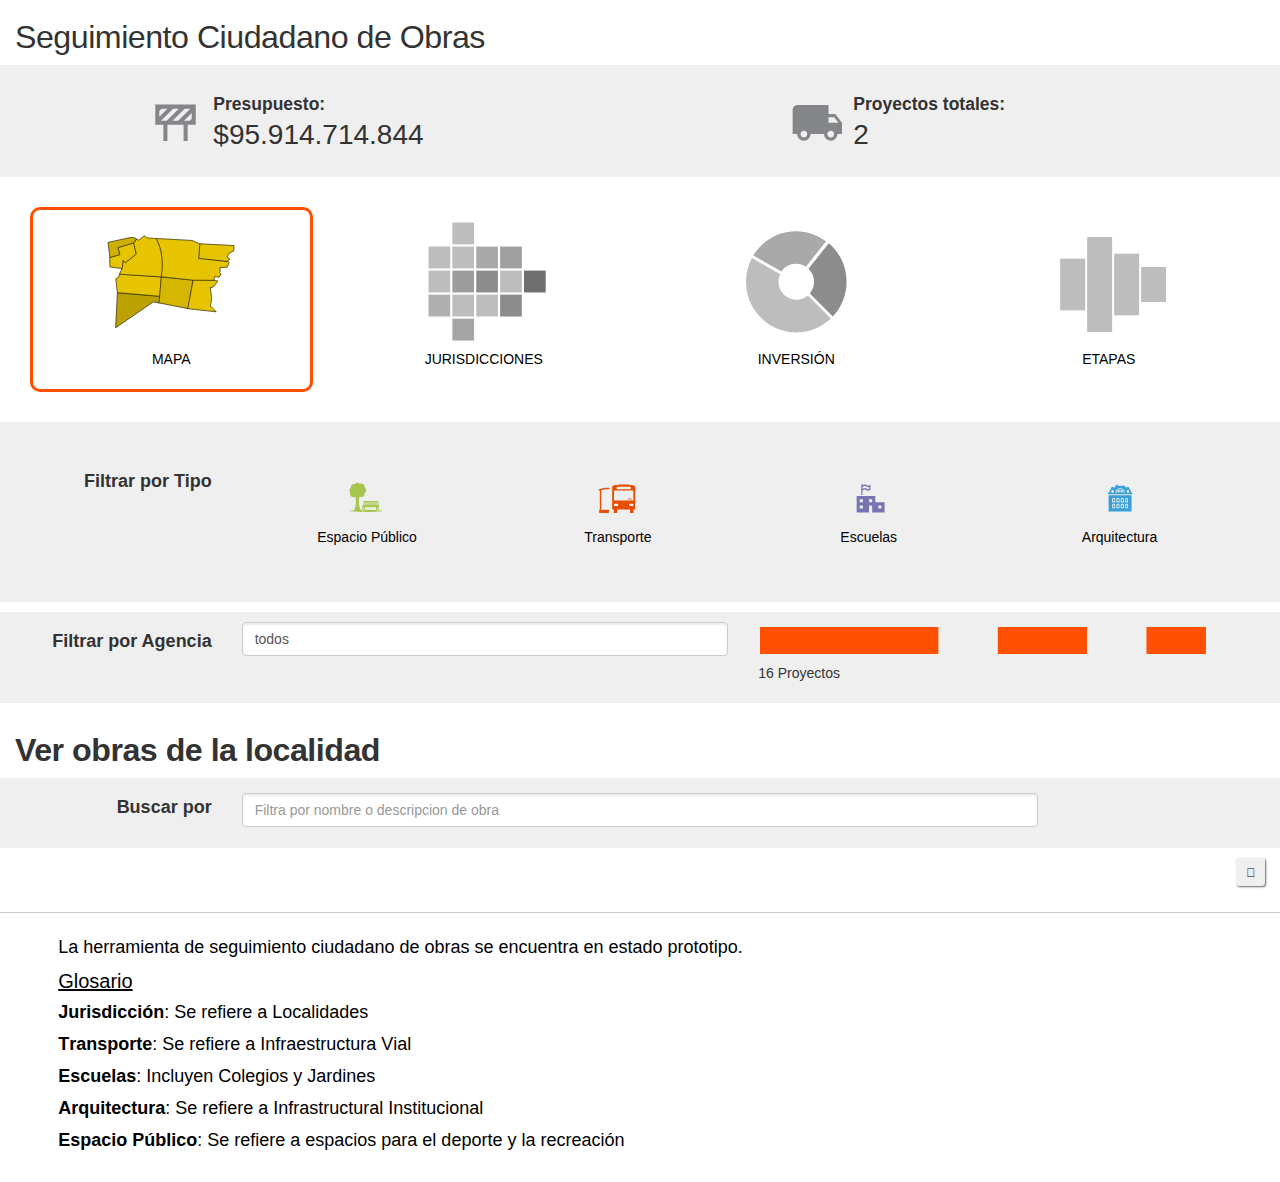
<file: app/app.html>
<!doctype html> <html> <head> <meta charset="utf-8"> <title>Explorador de obras del Ministerio de Desarrollo Urbano y Transporte</title> <meta name="description" content=""> <meta name="viewport" content="width=device-width"> <!-- Place favicon.ico and apple-touch-icon.png in the root directory --> <link rel="stylesheet" href="styles/vendor.fcb57bf8.css"> <link rel="stylesheet" href="styles/main.d4eebba7.css"> <style type="text/css"> p.p1 {margin: 0.0px 0.0px 0.0px 0.0px; font: 28.0px Helvetica; color: #000000; min-height: 34.0px}
        p.p2 {margin: 0.0px 0.0px 0.0px 57.7px; text-indent: 0.5px; font: 28.0px Helvetica; color: #000000}
        p.p3 {margin: 0.0px 0.0px 0.0px 0.0px; font: 16.0px 'Helvetica Neue'; color: #000000; min-height: 18.0px}
        p.p4 {margin: 0.0px 0.0px 0.0px 58.0px; text-indent: 0.2px; font: 18.0px 'Helvetica Neue'; color: #000000}
        p.p5 {margin: 0.0px 0.0px 0.0px 58.0px; text-indent: 0.2px; font: 11.0px 'Helvetica Neue'; color: #000000; min-height: 12.0px}
        p.p6 {margin: 0.0px 0.0px 0.0px 58.0px; text-indent: 0.2px; font: 20.0px 'Helvetica Neue'; color: #000000; min-height: 32.0px}
        p.p7 {margin: 0.0px 0.0px 0.0px 58.0px; text-indent: 0.2px; font: 18.0px 'Helvetica Neue'; color: #000000; min-height: 32.0px}
        span.s1 {font-kerning: none}
        span.s2 {text-decoration: underline ; font-kerning: none} </style> </head> <body ng-app="obrasMduytApp"> <div class="container-fluid"> <div ng-view=""></div> </div> <script src="scripts/vendor.f8bd420b.js"></script> <script src="config.js"></script> <script src="scripts/scripts.b6e880fd.js"></script> <hr> <p class="p4"><span class="s1">La herramienta de seguimiento ciudadano de obras se encuentra en estado prototipo.<span class="Apple-converted-space"> </span></span></p> <p class="p5"><span class="s1"></span><br></p> <p class="p6"><span class="s2">Glosario</span></p> <p class="p7"><span class="s1"><b>Jurisdicción</b>: Se refiere a Localidades</span></p> <p class="p7"><span class="s1"><b>Transporte</b>: Se refiere a Infraestructura Vial</span></p> <p class="p7"><span class="s1"><b>Escuelas</b>: Incluyen Colegios y Jardines</span></p> <p class="p7"><span class="s1"><b>Arquitectura</b>: Se refiere a Infrastructural Institucional</span></p> <p class="p7"><span class="s1"><b>Espacio Público</b>: Se refiere a espacios para el deporte y la recreación</span></p> <br> </body> </html>
</file>
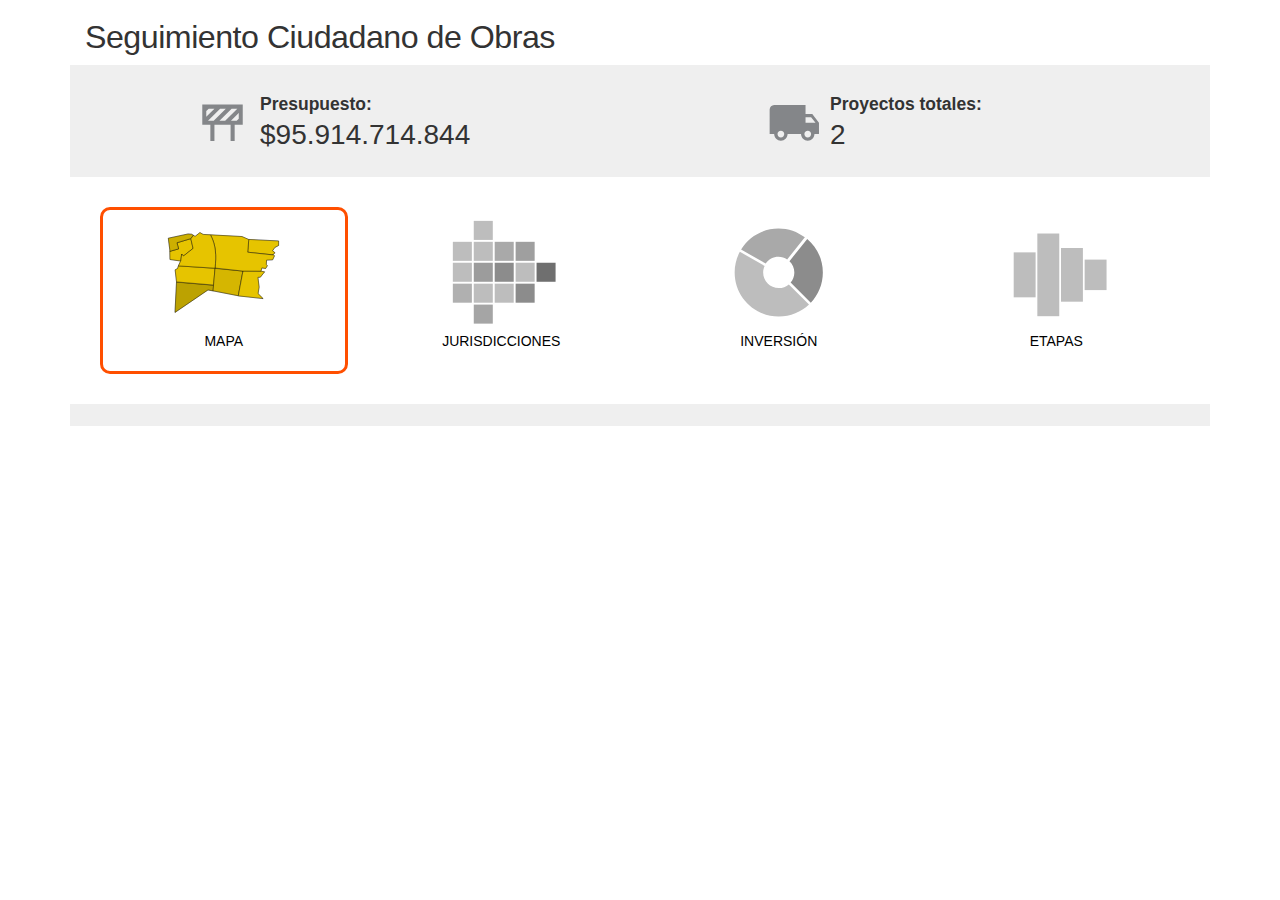
<file: app/demo-home.html>
<!doctype html> <html> <head> <meta charset="utf-8"> <title>Explorador de obras del Ministerio de Desarrollo Urbano y Transporte</title> <meta name="description" content=""> <meta name="viewport" content="width=device-width"> <!-- Place favicon.ico and apple-touch-icon.png in the root directory --> <link rel="stylesheet" href="styles/vendor.fcb57bf8.css"> <link rel="stylesheet" href="styles/main.d4eebba7.css"> <style type="text/css"> </style> </head> <body> <!-- CONTENIDO --> <div class="container"> <div id="obras-embed" data-pym-src="app.html"></div> <script src="scripts/pym.demo.6f3f3d06.js"></script> </div> </body> </html>
</file>
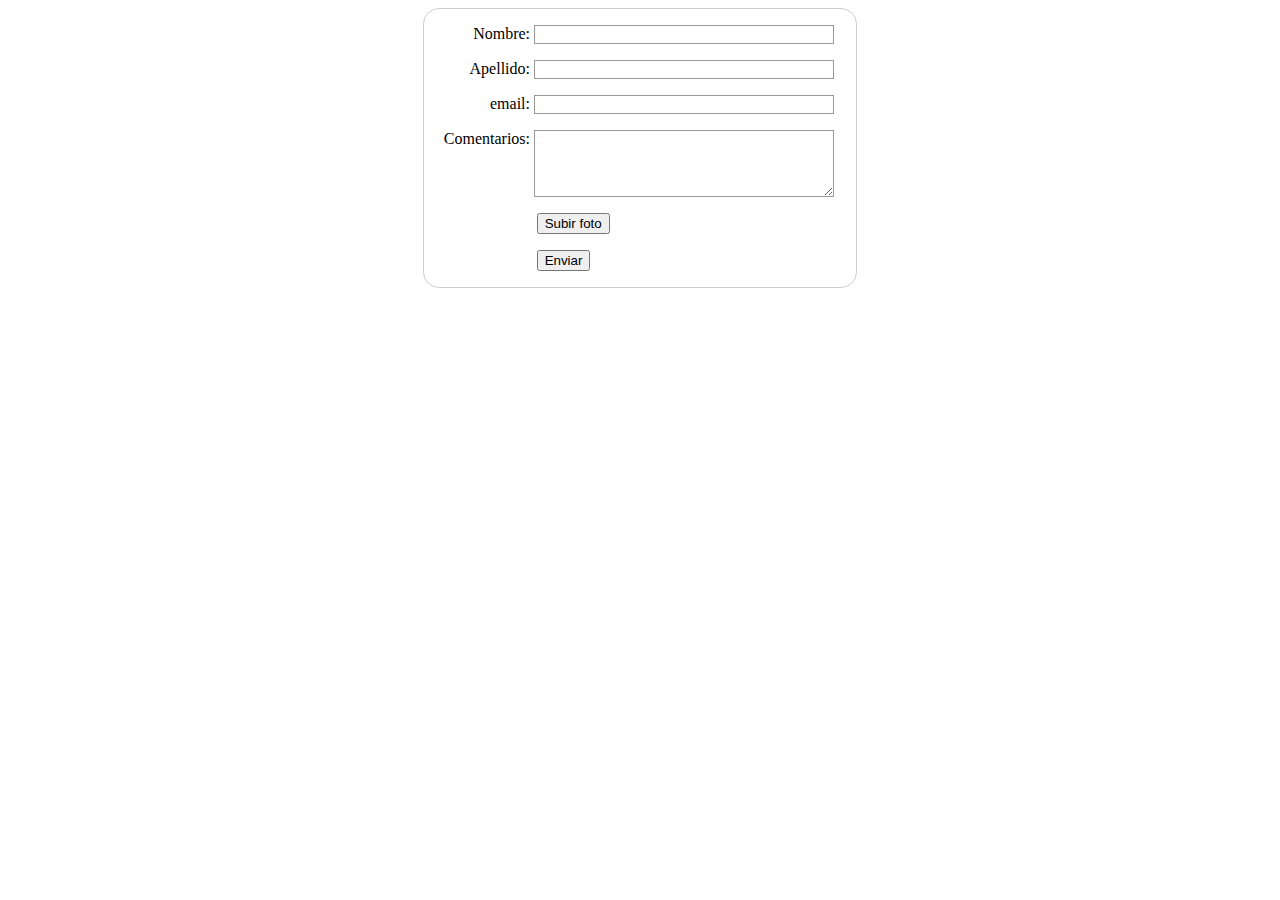
<file: app/form.html>
<!DOCTYPE html>
<html>

<head>
    <meta charset="utf-8">
    <title>From to send feedback</title>
    <style>
      form {
        /* Just to center the form on the page */
        margin: 0 auto;
        width: 400px;
        /* To see the outline of the form */
        padding: 1em;
        border: 1px solid #CCC;
        border-radius: 1em;
      }
      form div + div {
        margin-top: 1em;
      }
      label {
        /* To make sure that all labels have the same size and are properly aligned */
        display: inline-block;
        width: 90px;
        text-align: right;
      }
      input, textarea {
        /* To make sure that all text fields have the same font settings By default, textareas have a monospace font */
        font: Arial;
        /* To give the same size to all text fields */
        width: 300px;
        box-sizing: border-box; /* To harmonize the look & feel of text field border */
        border: 1px solid #999;
      }
      input:focus, textarea:focus {
        /* To give a little highlight on active elements */
        border-color: #000;
      }
      textarea {
        /* To properly align multiline text fields with their labels */
        vertical-align: top;
        /* To give enough room to type some text */
        height: 5em;
      }
      .button {
        /* To position the buttons to the same position of the text fields */
        padding-left: 90px;
        /* same size as the label elements */
      }
      button {
        /* This extra margin represent roughly the same space as the space between the labels and their text fields */
        margin-left: .5em;
      }
    </style>
</head>

<body>
    <form action="/my-handling-form-page" method="post">
        <div>
          <label for="name">Nombre:</label> <input type="text" id="name" name="user_name">
        </div>

        <div>
          <label for="name">Apellido:</label> <input type="text" id="name" name="user_name">
        </div>
        <div>
          <label for="mail">email:</label> <input type="email" id="mail" name="user_mail">
        </div>
        <div>
          <label for="msg">Comentarios:</label> <textarea id="msg" name="user_message"></textarea>
        </div>
        <div class="button">
          <button type="submit">Subir foto</button>
        </div>
        <div class="button">
          <button type="submit">Enviar</button>
        </div>
    </form>
</body>

</html>
</file>
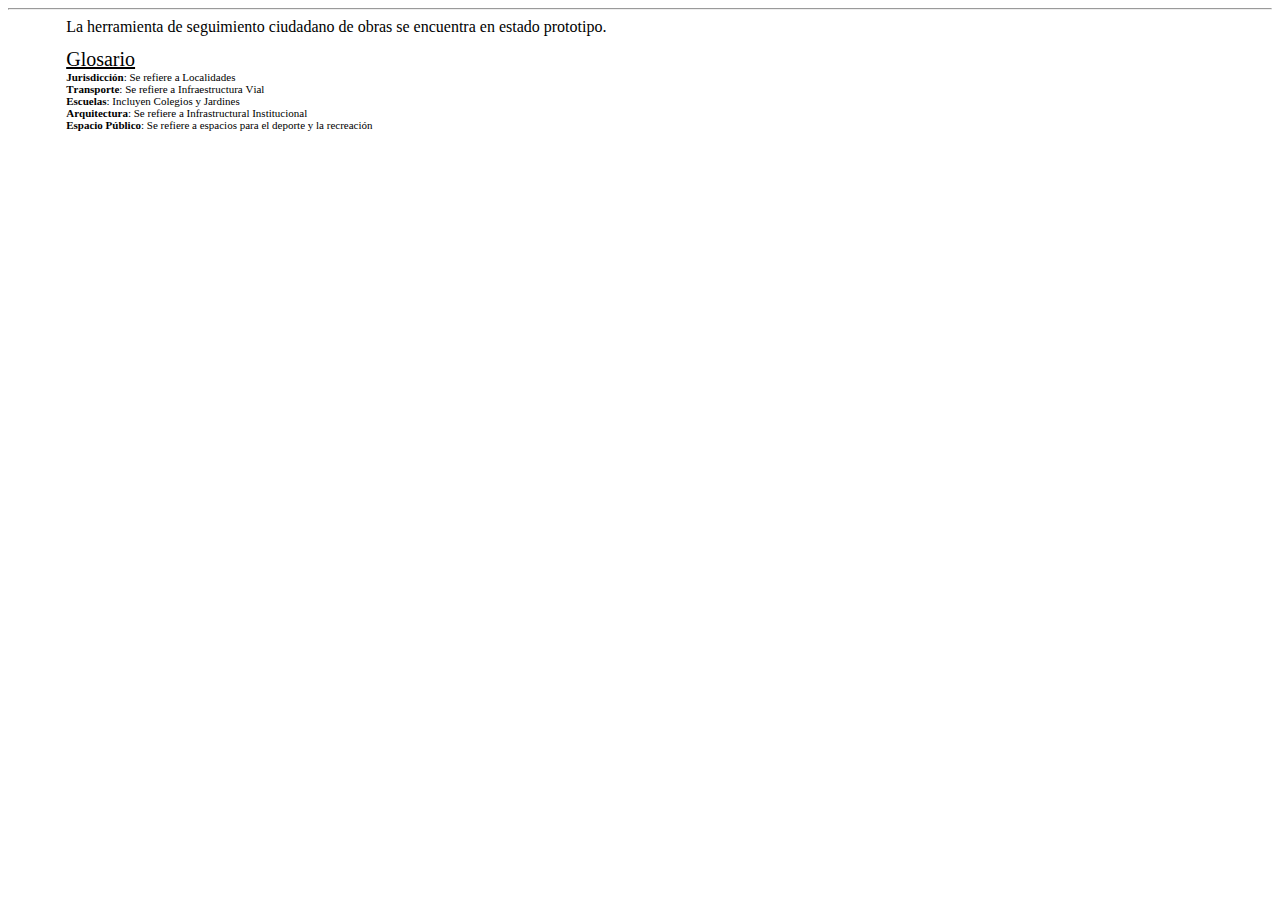
<file: app/glosario.html>
<!DOCTYPE html PUBLIC "-//W3C//DTD HTML 4.01//EN" "http://www.w3.org/TR/html4/strict.dtd"> <html> <head> <meta http-equiv="Content-Type" content="text/html; charset=utf-8"> <meta http-equiv="Content-Style-Type" content="text/css"> <title></title> <meta name="Generator" content="Cocoa HTML Writer"> <meta name="CocoaVersion" content="1894.1"> <style type="text/css"> p.p1 {margin: 0.0px 0.0px 0.0px 0.0px; font: 28.0px Helvetica; color: #000000; min-height: 34.0px}
    p.p2 {margin: 0.0px 0.0px 0.0px 57.7px; text-indent: 0.5px; font: 28.0px Helvetica; color: #000000}
    p.p3 {margin: 0.0px 0.0px 0.0px 0.0px; font: 16.0px 'Helvetica Neue'; color: #000000; min-height: 18.0px}
    p.p4 {margin: 0.0px 0.0px 0.0px 58.0px; text-indent: 0.2px; font: 16.0px 'Helvetica Neue'; color: #000000}
    p.p5 {margin: 0.0px 0.0px 0.0px 58.0px; text-indent: 0.2px; font: 11.0px 'Helvetica Neue'; color: #000000; min-height: 12.0px}
    p.p6 {margin: 0.0px 0.0px 0.0px 58.0px; text-indent: 0.2px; font: 20.0px 'Helvetica Neue'; color: #000000}
    p.p7 {margin: 0.0px 0.0px 0.0px 58.0px; text-indent: 0.2px; font: 11.0px 'Helvetica Neue'; color: #000000}
    span.s1 {font-kerning: none}
    span.s2 {text-decoration: underline ; font-kerning: none} </style> </head> <body> <hr> <p class="p4"><span class="s1">La herramienta de seguimiento ciudadano de obras se encuentra en estado prototipo.<span class="Apple-converted-space"> </span></span></p> <p class="p5"><span class="s1"></span><br></p> <p class="p6"><span class="s2">Glosario</span></p> <p class="p7"><span class="s1"><b>Jurisdicción</b>: Se refiere a Localidades</span></p> <p class="p7"><span class="s1"><b>Transporte</b>: Se refiere a Infraestructura Vial</span></p> <p class="p7"><span class="s1"><b>Escuelas</b>: Incluyen Colegios y Jardines</span></p> <p class="p7"><span class="s1"><b>Arquitectura</b>: Se refiere a Infrastructural Institucional</span></p> <p class="p7"><span class="s1"><b>Espacio Público</b>: Se refiere a espacios para el deporte y la recreación</span></p> <br> </body> </html>
</file>
<file: app/styles/main.d4eebba7.css>
#selector-home .selector a span,.btn-orange{text-transform:uppercase;text-decoration:none}.ng-table th{text-align:center;-webkit-touch-callout:none;-webkit-user-select:none;-moz-user-select:none;-ms-user-select:none;user-select:none}.ng-table th.sortable{cursor:pointer}.ng-table th.sortable .sort-indicator{padding-right:18px;position:relative}.ng-table th.sortable .sort-indicator:after,.ng-table th.sortable .sort-indicator:before{content:"";border-width:0 4px 4px;border-style:solid;border-color:#000 transparent;visibility:visible;right:5px;top:50%;position:absolute;opacity:.3;margin-top:-4px}.ng-table th.sortable .sort-indicator:before,.ng-table th.sortable.sort-desc .sort-indicator:after{border-bottom:none;border-left:4px solid transparent;border-right:4px solid transparent;border-top:4px solid #000}.ng-table th.sortable .sort-indicator:before{margin-top:2px}.ng-table th.sortable .sort-indicator:hover:after,.ng-table th.sortable .sort-indicator:hover:before{opacity:1;visibility:visible}.ng-table th.sortable.sort-asc,.ng-table th.sortable.sort-desc{background-color:rgba(141,192,219,.25);text-shadow:0 1px 1px hsla(0,0%,100%,.75)}body,html{background-color:#fff}.ng-table th.sortable.sort-asc .sort-indicator:after,.ng-table th.sortable.sort-desc .sort-indicator:after{margin-top:-2px}.ng-table th.sortable.sort-asc .sort-indicator:before,.ng-table th.sortable.sort-desc .sort-indicator:before{visibility:hidden}.ng-table th.sortable.sort-asc .sort-indicator:after,.ng-table th.sortable.sort-asc .sort-indicator:hover:after,.ng-table th.sortable.sort-desc .sort-indicator:after{visibility:visible;filter:alpha(opacity=60);-khtml-opacity:.6;-moz-opacity:.6;opacity:.6}.ng-table th.sortable.sort-desc .sort-indicator:after{box-shadow:none}.ng-table th.filter .input-filter{margin:0;display:block;width:100%;min-height:30px;box-sizing:border-box}.ng-table .ng-table-group-header th{text-align:left}.ng-table .ng-table-group-selector{display:block}.ng-table .ng-table-group-close,.ng-table .ng-table-group-toggle{float:right}.ng-table .ng-table-group-toggle{margin-right:5px}@media only screen and (max-width:800px){.ng-table-responsive{border-bottom:1px solid #999}.ng-table-responsive tr{border-top:1px solid #999;border-left:1px solid #999;border-right:1px solid #999}.ng-table-responsive td:before{position:absolute;padding:8px;left:0;top:0;width:50%;white-space:nowrap;text-align:left;font-weight:700;content:attr(data-title-text)}.ng-table-responsive thead tr th{text-align:left}.ng-table-responsive thead tr.ng-table-filters th{padding:0}.ng-table-responsive thead tr.ng-table-filters th form>div{padding:8px}.ng-table-responsive td{border:none;border-bottom:1px solid #eee;position:relative;padding-left:50%;white-space:normal;text-align:left}.ng-table-responsive,.ng-table-responsive tbody,.ng-table-responsive td,.ng-table-responsive th,.ng-table-responsive thead,.ng-table-responsive tr{display:block}}.ng-table-pagination{margin-top:0}.filter:after,.filter:before,.ng-table-group-selector:after,.ng-table-group-selector:before{display:table;content:" "}.filter:after,.ng-table-group-selector:after{clear:both}.filter>.filter-cell{float:left;box-sizing:border-box}.filter-horizontal>.filter-cell{padding:0 2px}.filter-horizontal>.filter-cell:first-child{padding-left:0}.filter-horizontal>.filter-cell.last,.filter-horizontal>.filter-cell:last-child{padding-right:0}.s12{width:100%}.s11{width:91.66666666666666%}.s10{width:83.33333333333334%}.s9{width:75%}.s8{width:66.66666666666666%}.s7{width:58.333333333333336%}.s6{width:50%}.s5{width:41.66666666666667%}.s4{width:33.33333333333333%}.s3{width:25%}.s2{width:16.666666666666664%}.s1{width:8.333333333333332%}@media all and (max-width:468px){.s1,.s10,.s11,.s12,.s2,.s3,.s4,.s5,.s6,.s7,.s8,.s9{width:100%}.filter>.filter-cell{padding:0}}body{font-family:Arial,sans-serif}#stats-home h5,h4{font-family:Arial,sans-serif!important}#stats-home{background-color:#efefef;padding:20px 0}#stats-home .col-custom-1-5{padding:0 15px;width:20%;float:left;position:relative}#stats-home .col-custom-2-5{width:40%;padding:0 15px;float:left;position:relative}#area-responsable-chart,#tipo-chart{padding-top:10px}#stats-home h5{margin-bottom:0;font-size:.8em}#stats-home .icon-container{padding-right:0;padding-left:0;text-align:right}#stats-home .icon-container img{max-width:75px}#stats-home .value-container{padding-left:0;display:flex;flex-direction:column;align-items:flex-start;justify-content:flex-end}#stats-home span.value{display:block;font-family:Arial,sans-serif;font-size:1.2em;font-weight:400}#selector-home{margin:30px 0}#selector-home .selector img{filter:grayscale(100%);width:50%}#selector-home .selector a{border:3px solid #fff;border-radius:10px;display:block;cursor:pointer;text-align:center;text-decoration:none}#selector-home .selector a span{text-align:center;display:block;width:100%;font-family:Arial,sans-serif;color:#000;margin-bottom:20px}#area-responsable-chart #areas,.chart-item{margin-bottom:10px}#selector-home .selectorSelected a{border:3px solid #FF4F00}#selector-home .selectorSelected img{filter:none}#tipo-chart-container{display:flex;justify-content:space-around;flex-wrap:wrap;align-items:center}#tipo-chart-container .tipo-group{transition:background-color .5s ease;float:left;width:120px;text-align:center;padding:10px;height:110px}#tipo-chart-container .tipo-group .tipo-container{text-decoration:none;cursor:pointer;background-color:transparent}#tipo-chart-container .tipo-group.selected{background-color:#FF4F00}#tipo-chart-container .tipo-group .tipo-text{text-decoration:none;color:#000}#area-responsable-chart #mini-chart{margin-top:5px}#area-responsable-chart .main-group .area-rect{fill:#ccc;transition:fill .5s ease}#area-responsable-chart .main-group .click-rect{fill:#FF4F00;transition:fill-opacity .5s ease;fill-opacity:0}#area-responsable-chart .main-group .click-rect:hover{fill-opacity:1}#area-responsable-chart #mini-chart.all .area-rect,#area-responsable-chart .main-group .area-rect.selected{fill:#FF4F00}#home-chart-container path.comunas-item,#home-chart-container path.map-item,#home-chart-container path.montos-item{fill:#eee;stroke:#fff;stroke-width:3px;cursor:pointer}#home-chart-container path.comunas-item:hover,#home-chart-container path.map-item:hover,#home-chart-container path.montos-item:hover{fill:#e3e3e3;cursor:zoom-in}#home-chart-container path.comunas-item.active,#home-chart-container path.map-item.active,#home-chart-container path.montos-item.active{fill:#e3e3e3;cursor:zoom-out}#home-chart-container circle.obra,.dropdown-menu a{cursor:pointer}#home-chart-container text.map-text{fill:#fff;font-family:Arial,sans-serif;font-size:40px;pointer-events:none}.chart-item{background-color:#efefef;padding:30px 20px 10px}.chart-item h4{text-align:right;margin-bottom:20px;font-family:Arial,sans-serif!important}#tooltip-home-chart{position:absolute;background-color:#fff;box-shadow:2px 4px 11px 0 rgba(50,50,50,1);opacity:0;padding:0;margin:10px}#tooltip-home-chart #tooltip-logo-container{margin:10px;position:relative}#tooltip-home-chart #tooltip-logo-container .circle-bg{width:55px;height:55px;border-radius:50%;display:block}#tooltip-home-chart #tooltip-logo-container svg{position:absolute;top:1px;left:2px}#tooltip-home-chart .compromiso-row{margin-bottom:10px}span.label.label-primary.compromiso-row.destacada{background-color:#45debf}span.label.label-primary.compromiso-row.ba-elige{background-color:#ff5ac9}#tooltip-home-chart .btn{pointer-events:default}#buscador-table .lupita .ng-table-header{position:relative}#buscador-table .lupita .ng-table-header:after{display:inline-block;font-family:Arial;font-style:normal;font-weight:400;line-height:1;-webkit-font-smoothing:antialiased;-moz-osx-font-smoothing:grayscale;content:"\e003";position:absolute;top:3px;left:7px}.resultado-buscador{border-radius:0;background-color:#fff}.flex-direction-nav a{height:45px}#tooltip-home-chart .progress{background-color:#fff;background-image:none;border:2px solid #e3e3e3;box-shadow:none;margin:10px 20px;height:25px}#tooltip-home-chart .tooltip-text{padding:0 20px}#tooltip-home-chart .progress .desc{position:absolute;padding:0 5px}#tooltip-home-chart .progress .progress-bar{background-color:#e3e3e3;background-image:none}#tooltip-home-chart .btn-ver-mas{text-decoration:none;color:#000}#tooltip-home-chart .close{margin:10px;position:absolute;right:0;z-index:100}#tooltip-home-chart .progress i{float:right;margin-right:5px;margin-top:2px}#tooltip-home-chart .tooltip-img{margin-bottom:5px;min-height:100px;max-height:150px;background-color:#eee;overflow:hidden}#tooltip-home-chart span.title,.resultado-buscador span.title{display:block;font-size:12px}#tooltip-home-chart .tooltip-title{margin:10px 5px 10px 0}#tooltip-home-chart span.type{font-weight:700}#tooltip-home-chart span.main-title{font-size:14px;width:100%;display:block;margin-bottom:5px}#tooltip-home-chart span.desc,.resultado-buscador span.desc{display:block;font-weight:700;font-size:14px;margin-bottom:7px}#tooltip-home-chart .tooltip-map{min-height:90px;position:relative}#tooltip-home-chart .tooltip-map .tooltip-map-placeholder{background-color:#eee;min-height:86px;display:block}#tooltip-home-chart .tooltip-map .tooltip-map-loading{position:absolute;display:block;text-align:center;width:87%}.btn-home,.btn-home:hover{color:#333}#main-chart-container{position:relative}#home-chart-container line{stroke-width:1px}label.label-nav{font-weight:400;margin-top:6px}circle.selection-cicle{pointer-events:none}rect.comunas-item-frame,rect.etapas-item-frame,rect.montos-item-frame{fill:#eee;cursor:zoom-in}rect.comunas-item-frame:hover,rect.etapas-item-frame:hover,rect.montos-item-frame:hover{fill:#e3e3e3}rect.comunas-item-frame.active,rect.etapas-item-frame.active,rect.montos-item-frame.active{fill:#e3e3e3;cursor:zoom-out}#home-chart-container{width:100%}rect.click-rect{cursor:pointer}slick.slider-nav img{max-width:50%;text-align:center}div.obra .ficha-tecnica{background:#fff;border-radius:4px;position:relative;-ms-behavior:url(../bastrap3/pie.htc);box-shadow:none;box-shadow:0 0 4px #aaa;padding:1em}div.obra .ficha-tecnica strong{color:#000;font-size:.9em}div.obra .etapa{padding:3px}div.obra .ficha-tecnica p{margin:4px 0;color:#a9a9a9;font-size:.9em}div.obra .ficha-tecnica h4{color:grey;font-weight:lighter}div.obra .ficha-tecnica .fechas{font-size:.75em}div.obra .ficha-tecnica .fechas .up{font-weight:bolder;font-size:1.2em}div.obra .ficha-tecnica .fechas .right{text-align:right}div.obra .ficha-tecnica .progress{height:24px;margin-bottom:15px}div.obra .toolTip{position:absolute;display:none;width:auto;height:auto;background:#fff;border:0;border-radius:8px;box-shadow:-3px 3px 15px #888;color:#000;font:12px sans-serif;padding:5px;text-align:center}div.obra .colored text{font:4px sans-serif;color:#000}div.obra text{font:10px sans-serif;color:#000}div.obra text.reference{font:3px sans-serif;color:#000}.obra-list p,.obra-list span,p{font-family:Arial,sans-serif}div.obra text.value{font-size:100%;fill:#000}div.obra .axisHorizontal path{fill:none}div.obra .axisHorizontal .tick line{stroke-width:1;stroke:rgba(0,0,0,.2)}div.obra .bar{fill:#000;fill-opacity:.9}div.obra .ficha-tecnica .progress-bar{background-color:grey;background-image:linear-gradient(to bottom,grey 0,grey 100%);border-color:grey;color:#000}.btn-orange,.btn-orange:visited{color:#f7803b}.buttons-container-categories{margin:1px 1px 5px}.buttons-container-categories .btn{border:none;box-shadow:none;background-image:none;color:#fff}.buttons-container-categories .unselected .btn{opacity:.4}.buttons-container-categories #verde{background-color:#7fcd37;border-top-left-radius:10px;border-bottom-left-radius:10px}.buttons-container-categories #integrada{background-color:#fdac2a}.buttons-container-categories #equilibrada{background-color:#fd514d}.buttons-container-categories #cercana{background-color:#db5a94}.buttons-container-categories #atractiva{background-color:#27c3b9;border-top-right-radius:10px;border-bottom-right-radius:10px}.buttons-container-categories .btn-group-header{width:100%}.buttons-container-categories .btn-group-header .btn-header{width:20%;transition:width .5s ease;max-height:32px;overflow:hidden}.buttons-container-categories .btn-group-header .btn-header button{width:100%}.buttons-container-categories .btn-group-header.categorySelected .btn-header{width:52%}.buttons-container-categories .btn-group-header.categorySelected .btn-header.unselected{width:12%}.bg-verde{background-color:#7fcd37}.bg-integrada{background-color:#fdac2a}.bg-equilibrada{background-color:#fd514d}.bg-cercana{background-color:#db5a94}.bg-atractiva{background-color:#27c3b9}#mobile-filler{display:none}@media only screen and (min-width:992px){#stats-home span.value{font-size:2em}#stats-home h5{font-size:1.25em}}@media only screen and (max-width:992px){#stats-home .col-custom-1-5,#stats-home .col-custom-2-5{width:50%}.chart-item h4{text-align:center}}@media only screen and (max-width:768px){#stats-home .col-custom-1-5,#stats-home .col-custom-2-5{width:100%}#home-chart-container text.map-text{font-size:15px}#mobile-filler{display:block;height:400px}}@media only screen and (max-width:480px){.col-sm-12.home-chart-main{padding:0;margin:0;max-width:100%;width:100%}}#tooltip-logo-container.icon{max-width:50px;border-radius:100px;height:50px;text-align:center;margin:1em}#tooltip-logo-container.icon img{filter:brightness(1000000);height:45px}.tooltip-title h3{padding:0;margin-top:0}.tooltip-title .col-xs-10{padding:0}.tooltip-title p{padding-top:12px;margin-bottom:4px}.ficha-tecnica span{font-weight:900;padding:.5em;border-radius:1em;margin-right:4px;font-size:.8em;display:inline-block;margin-bottom:4px}.ficha-tecnica .etiquetas span img{width:10px;margin-bottom:1px;margin-left:1px;margin-right:1px}#search-box{padding-top:10px}.search{padding-top:5px}.search input{width:100%}.show-destacadas{background:#efefef;color:#000;float:right;margin-bottom:2px}.obra-list p,.obra-list span{font-size:.85em}.obra-list h4{padding-left:0}.obra-list h4>a{min-height:25px;display:block}.obra-list .smaller{font-size:.8em}.obra-list .detail{margin-bottom:0;margin-top:10px;padding:10px;background:#efefef}.obra-list h5{font-size:.95em;padding-top:0;margin:0 0 1em}.obra-list .detail .data p{margin-bottom:0}.obra-list .grey-back{margin-bottom:0;margin-top:10px;padding:0 10px;background:#848689;color:#fff;font-size:1.6em}input,select{border-radius:10px;padding-left:10px;width:100%}.obra-list .grey-back .row{margin:0}.obra-list .light-grey-back{margin-bottom:0;padding:10px;background:#b5b9bd;color:#000}.obra-list .full{max-width:100%}.open-big{position:absolute;top:0;background:#fff;height:100vh;overflow:scroll;width:100%}.right{text-align:right}select{-webkit-appearance:none;-moz-appearance:none;background:url("data:image/svg+xml;utf8,<svg fill='black' height='24' viewBox='0 0 24 24' width='24' xmlns='http://www.w3.org/2000/svg'><path d='M7 10l5 5 5-5z'/><path d='M0 0h24v24H0z' fill='none'/></svg>") no-repeat grey;background-position-x:100%;background-position-y:-3px;margin-right:2rem;padding-right:2rem}*{font-family:Arial!important}
</file>
